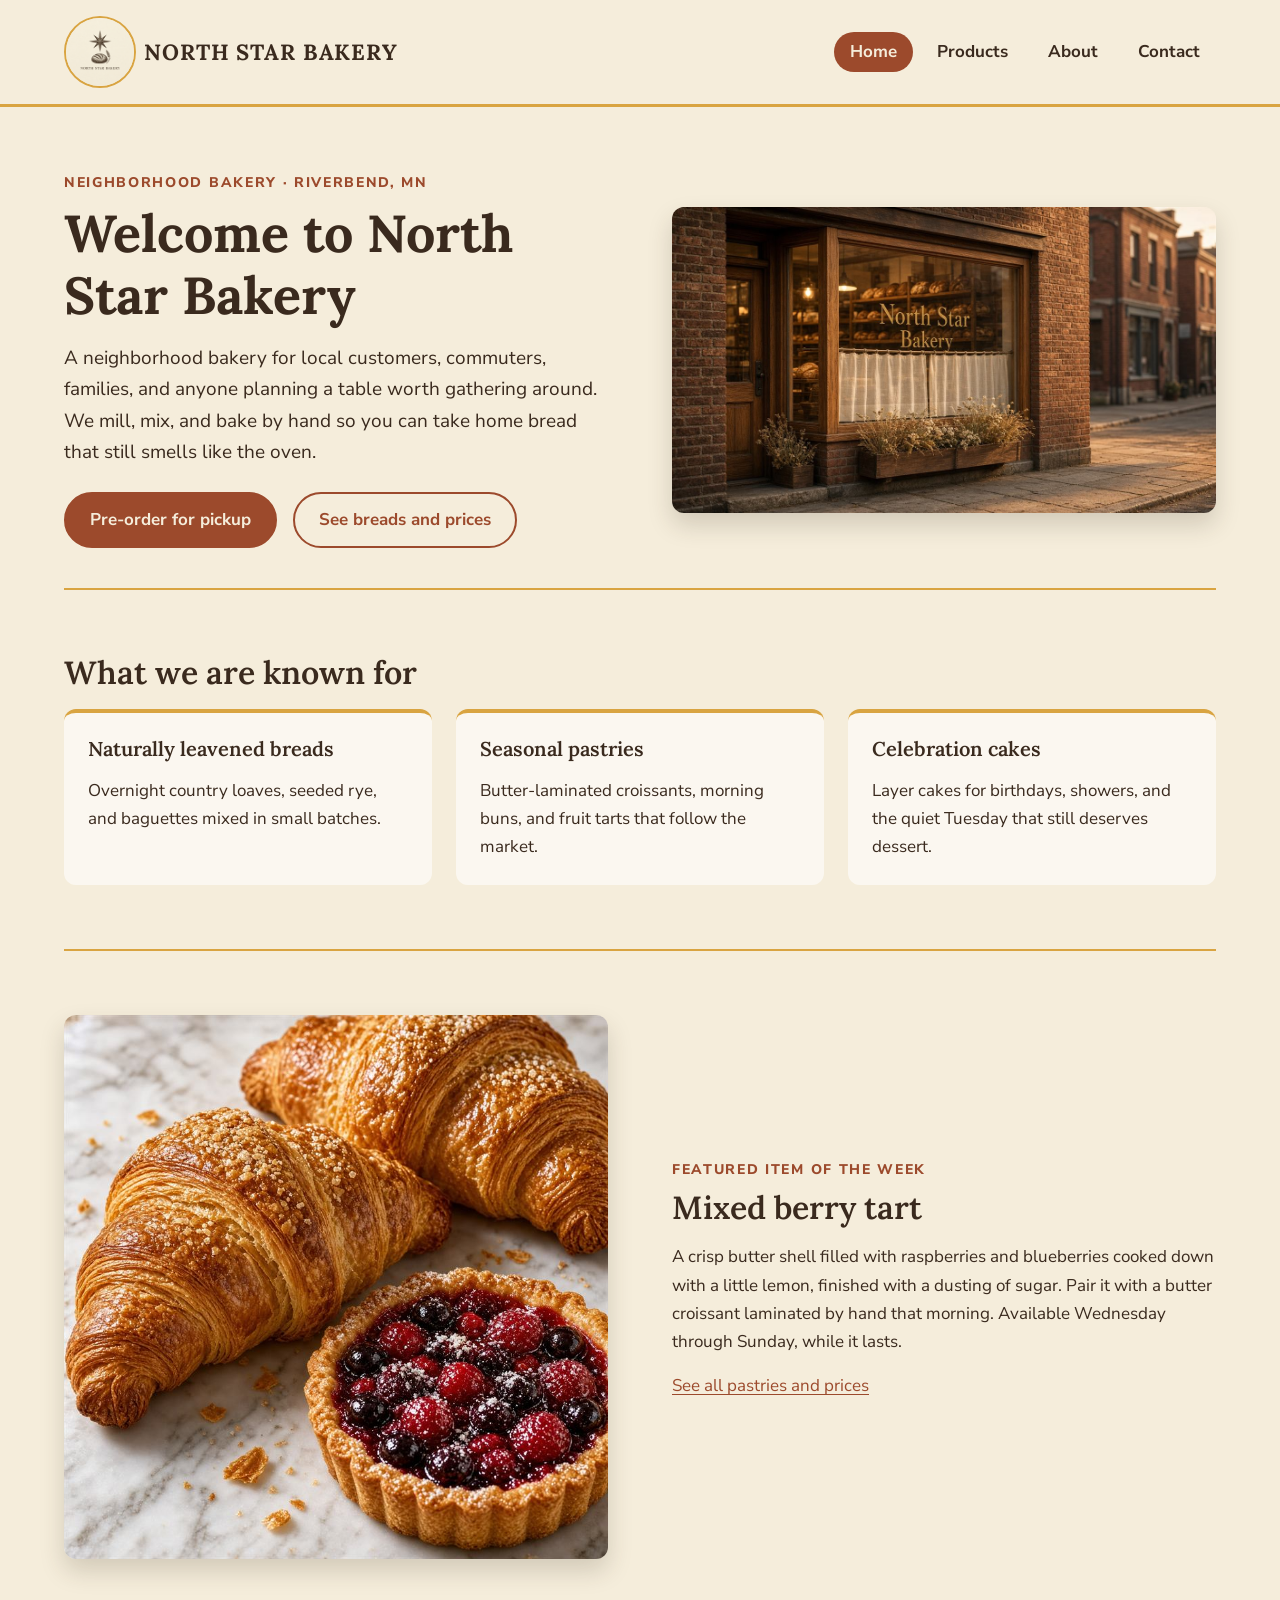
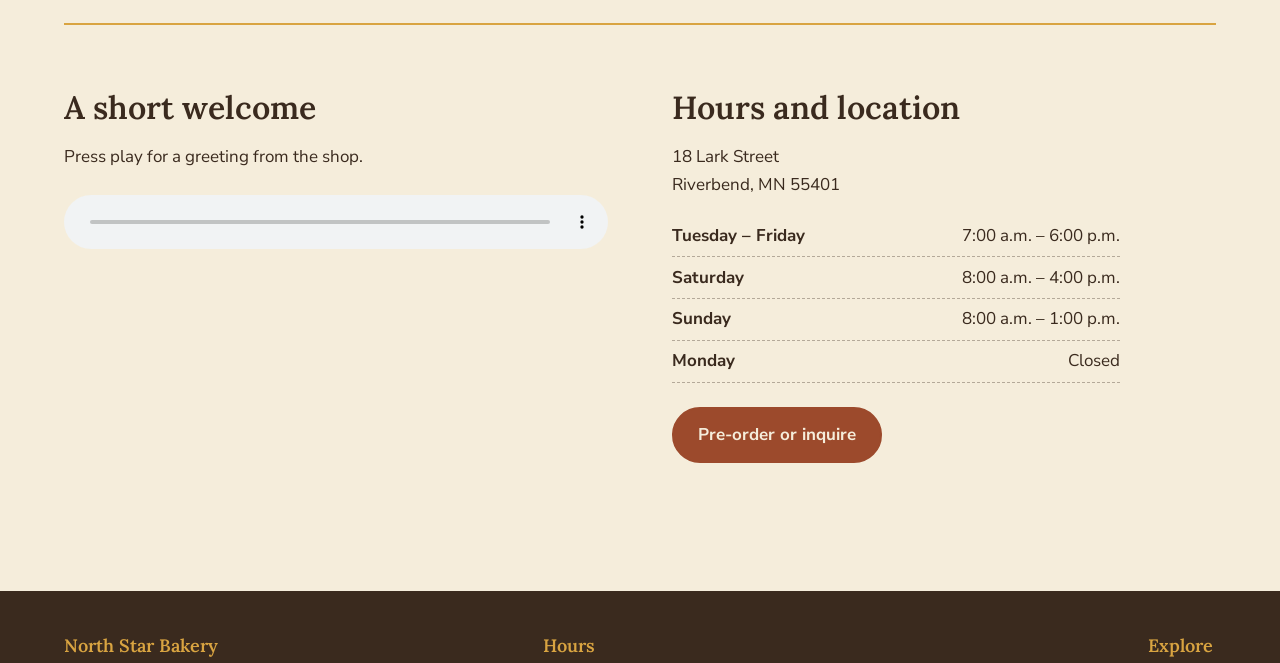
<file: index.html>
<!DOCTYPE html>
<!-- North Star Bakery website | Author: Azamat Soliev -->
<html lang="en">
  <head>
    <meta charset="utf-8">
    <meta name="viewport" content="width=device-width, initial-scale=1">
    <title>Welcome | North Star Bakery</title>
    <meta name="description" content="North Star Bakery is a neighborhood bakery on Lark Street in Riverbend, MN, baking naturally leavened breads, seasonal pastries, and celebration cakes by hand.">
    <meta name="author" content="Azamat Soliev">
    <link rel="icon" type="image/png" href="images/bakery-logo.png">
    <link rel="preconnect" href="https://fonts.googleapis.com">
    <link rel="preconnect" href="https://fonts.gstatic.com" crossorigin>
    <link rel="stylesheet" href="https://fonts.googleapis.com/css2?family=Lora:wght@600;700&family=Nunito+Sans:wght@400;700;800&display=swap">
    <link rel="stylesheet" href="css/styles.css">
  </head>
  <body>
    <a class="skip-link" href="#main-content">Skip to main content</a>
    <header class="site-header">
      <div class="container">
        <a class="brand" href="index.html">
          <img src="images/bakery-logo.png" width="300" height="300" alt="North Star Bakery emblem with a north star above a loaf of bread">
          <span>North Star Bakery</span>
        </a>
        <nav class="site-nav" aria-label="Primary">
          <ul>
            <li><a href="index.html" aria-current="page">Home</a></li>
            <li><a href="products.html">Products</a></li>
            <li><a href="about.html">About</a></li>
            <li><a href="contact.html">Contact</a></li>
          </ul>
        </nav>
      </div>
    </header>

    <main id="main-content" class="container">
      <section class="hero split" aria-labelledby="welcome-heading">
        <div>
          <p class="eyebrow">Neighborhood bakery · Riverbend, MN</p>
          <h1 id="welcome-heading">Welcome to North Star Bakery</h1>
          <p class="lead">A neighborhood bakery for local customers, commuters, families, and anyone planning a table worth gathering around. We mill, mix, and bake by hand so you can take home bread that still smells like the oven.</p>
          <div class="button-row">
            <a class="button" href="contact.html">Pre-order for pickup</a>
            <a class="button button--outline" href="products.html">See breads and prices</a>
          </div>
        </div>
        <img class="photo" src="images/bakery-storefront.jpg" width="1200" height="675" alt="The North Star Bakery storefront on Lark Street at golden hour, with warm light in the windows and bread on the shelves">
      </section>

      <section class="section" aria-labelledby="known-heading">
        <h2 id="known-heading">What we are known for</h2>
        <div class="card-row">
          <div class="card">
            <h3>Naturally leavened breads</h3>
            <p>Overnight country loaves, seeded rye, and baguettes mixed in small batches.</p>
          </div>
          <div class="card">
            <h3>Seasonal pastries</h3>
            <p>Butter-laminated croissants, morning buns, and fruit tarts that follow the market.</p>
          </div>
          <div class="card">
            <h3>Celebration cakes</h3>
            <p>Layer cakes for birthdays, showers, and the quiet Tuesday that still deserves dessert.</p>
          </div>
        </div>
      </section>

      <section class="section split split--reverse" aria-labelledby="featured-heading">
        <div>
          <p class="eyebrow">Featured item of the week</p>
          <h2 id="featured-heading">Mixed berry tart</h2>
          <p>A crisp butter shell filled with raspberries and blueberries cooked down with a little lemon, finished with a dusting of sugar. Pair it with a butter croissant laminated by hand that morning. Available Wednesday through Sunday, while it lasts.</p>
          <p><a href="products.html">See all pastries and prices</a></p>
        </div>
        <picture>
          <source media="(min-width: 800px)" srcset="images/bakery-feature-large.jpg" width="1400" height="788">
          <img class="photo" src="images/bakery-feature-small.jpg" width="800" height="800" loading="lazy" alt="Golden butter croissants and mixed berry tarts from this week's pastry case">
        </picture>
      </section>

      <div class="section split split--top">
        <section aria-labelledby="audio-heading">
          <h2 id="audio-heading">A short welcome</h2>
          <p>Press play for a greeting from the shop.</p>
          <audio controls preload="none">
            <source src="media/bakery-welcome.mp3" type="audio/mpeg">
            Your browser does not support the audio element. Please visit North Star Bakery at 18 Lark Street in Riverbend, or call (555) 014-2218 to hear about today's breads and to place a pre-order.
          </audio>
        </section>
        <section aria-labelledby="hours-heading">
          <h2 id="hours-heading">Hours and location</h2>
          <address>
            18 Lark Street<br>
            Riverbend, MN 55401
          </address>
          <ul class="hours">
            <li><span>Tuesday – Friday</span> <span>7:00 a.m. – 6:00 p.m.</span></li>
            <li><span>Saturday</span> <span>8:00 a.m. – 4:00 p.m.</span></li>
            <li><span>Sunday</span> <span>8:00 a.m. – 1:00 p.m.</span></li>
            <li><span>Monday</span> <span>Closed</span></li>
          </ul>
          <a class="button" href="contact.html">Pre-order or inquire</a>
        </section>
      </div>
    </main>

    <footer class="site-footer">
      <div class="container">
        <div class="footer-columns">
          <div>
            <p class="footer-heading">North Star Bakery</p>
            <address>
              18 Lark Street<br>
              Riverbend, MN 55401<br>
              <a href="tel:+15550142218">(555) 014-2218</a>
            </address>
          </div>
          <div>
            <p class="footer-heading">Hours</p>
            <p>Tuesday – Friday: 7:00 a.m. – 6:00 p.m.<br>
            Saturday: 8:00 a.m. – 4:00 p.m.<br>
            Sunday: 8:00 a.m. – 1:00 p.m.<br>
            Monday: Closed</p>
          </div>
          <nav aria-label="Footer">
            <p class="footer-heading">Explore</p>
            <ul class="footer-links">
              <li><a href="index.html">Home</a></li>
              <li><a href="products.html">Products</a></li>
              <li><a href="about.html">About</a></li>
              <li><a href="contact.html">Contact</a></li>
            </ul>
          </nav>
        </div>
        <p class="copyright">© 2026 North Star Bakery. Baked daily at 18 Lark Street.</p>
      </div>
    </footer>
  </body>
</html>
</file>
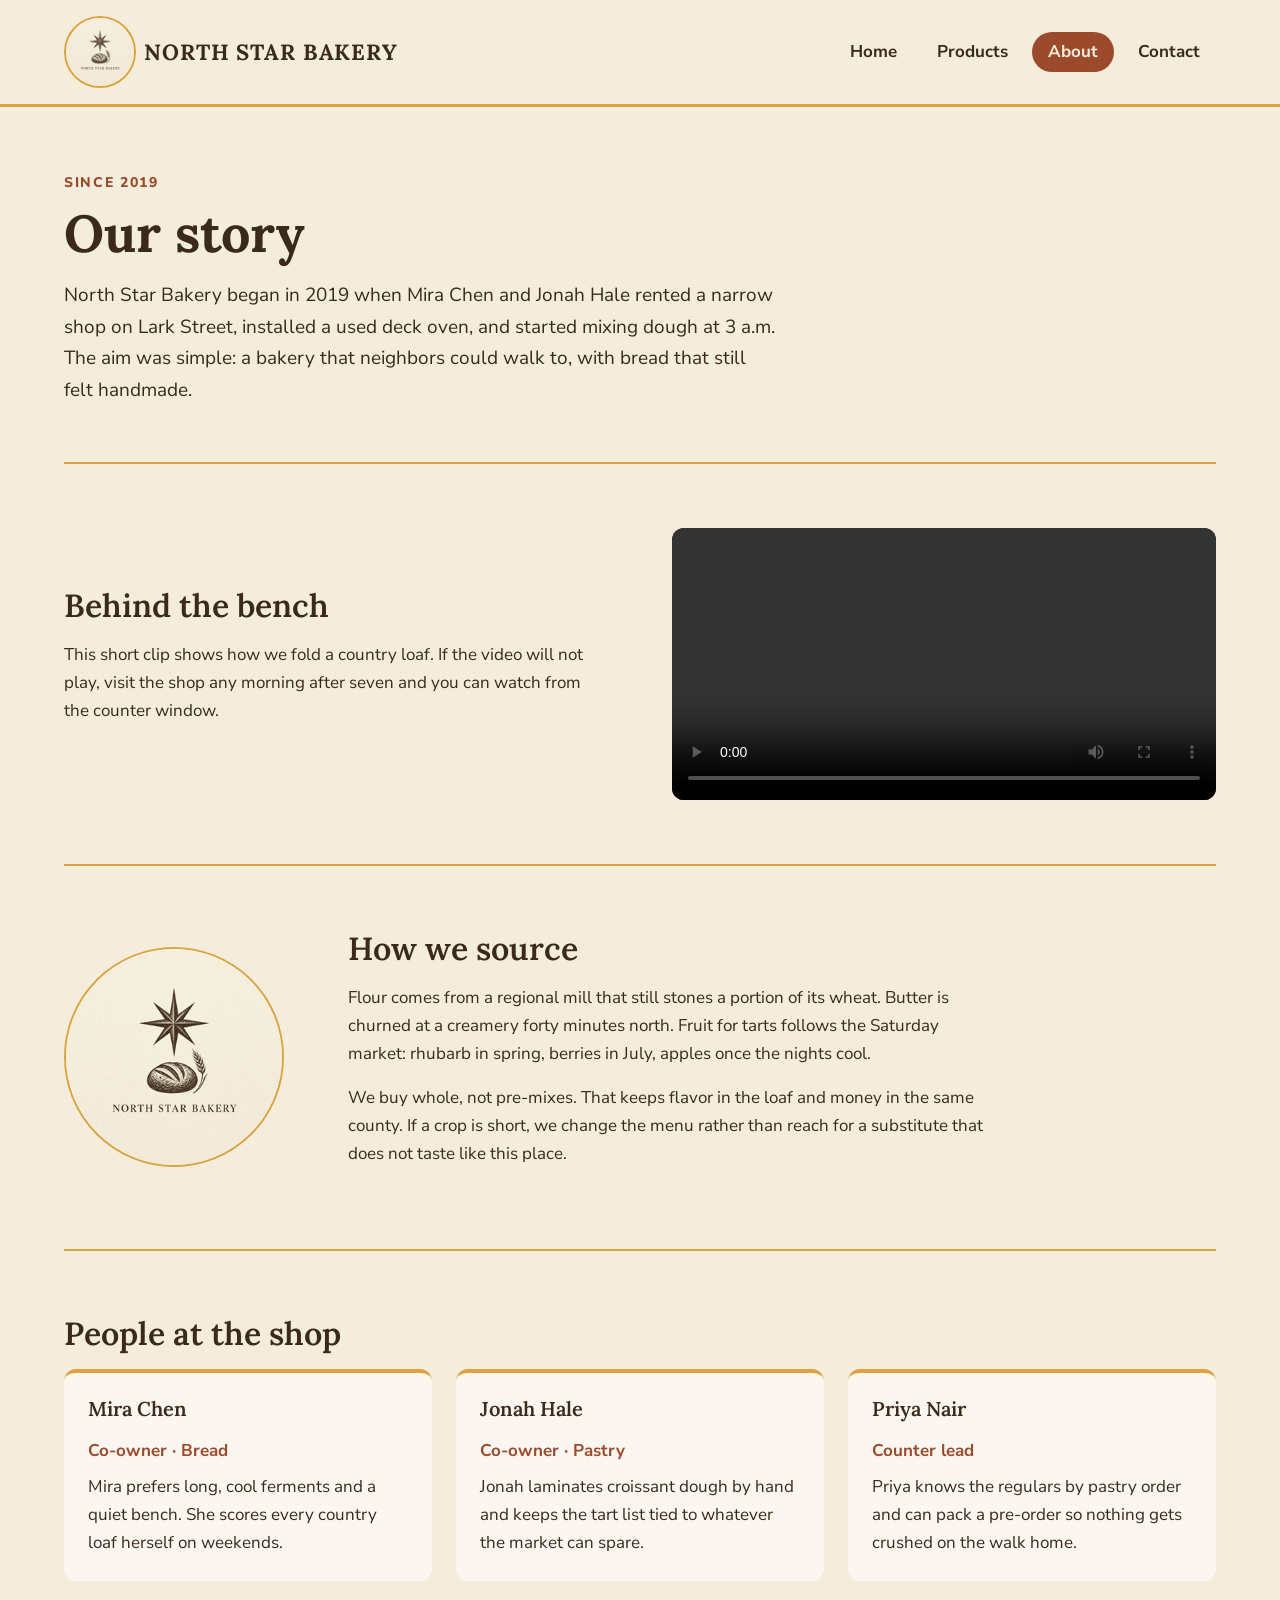
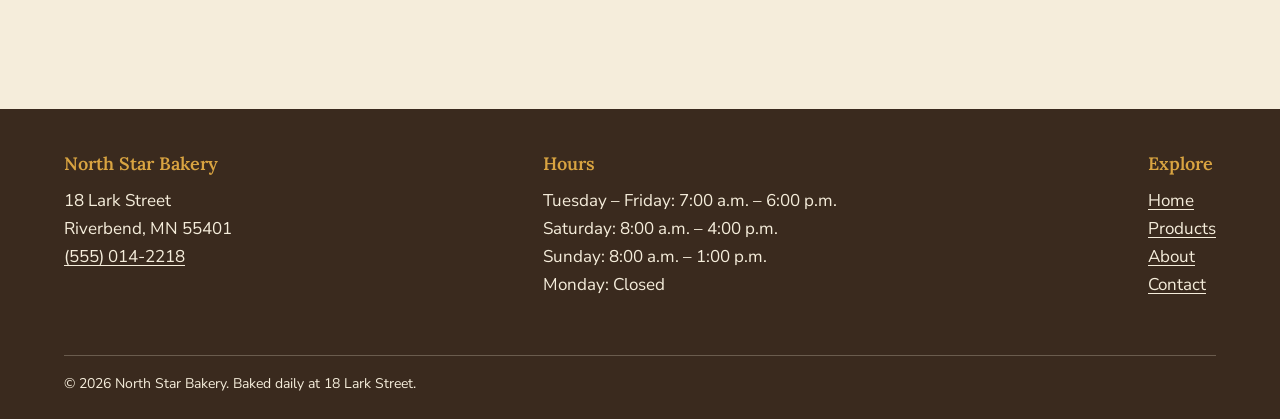
<file: about.html>
<!DOCTYPE html>
<!-- North Star Bakery website | Author: Azamat Soliev -->
<html lang="en">
  <head>
    <meta charset="utf-8">
    <meta name="viewport" content="width=device-width, initial-scale=1">
    <title>About | North Star Bakery</title>
    <meta name="description" content="The story of North Star Bakery, how we source flour, butter, and fruit locally, and the people behind the bench on Lark Street.">
    <meta name="author" content="Azamat Soliev">
    <link rel="icon" type="image/png" href="images/bakery-logo.png">
    <link rel="preconnect" href="https://fonts.googleapis.com">
    <link rel="preconnect" href="https://fonts.gstatic.com" crossorigin>
    <link rel="stylesheet" href="https://fonts.googleapis.com/css2?family=Lora:wght@600;700&family=Nunito+Sans:wght@400;700;800&display=swap">
    <link rel="stylesheet" href="css/styles.css">
  </head>
  <body>
    <a class="skip-link" href="#main-content">Skip to main content</a>
    <header class="site-header">
      <div class="container">
        <a class="brand" href="index.html">
          <img src="images/bakery-logo.png" width="300" height="300" alt="North Star Bakery emblem with a north star above a loaf of bread">
          <span>North Star Bakery</span>
        </a>
        <nav class="site-nav" aria-label="Primary">
          <ul>
            <li><a href="index.html">Home</a></li>
            <li><a href="products.html">Products</a></li>
            <li><a href="about.html" aria-current="page">About</a></li>
            <li><a href="contact.html">Contact</a></li>
          </ul>
        </nav>
      </div>
    </header>

    <main id="main-content" class="container">
      <section class="hero" aria-labelledby="story-heading">
        <p class="eyebrow">Since 2019</p>
        <h1 id="story-heading">Our story</h1>
        <p class="lead">North Star Bakery began in 2019 when Mira Chen and Jonah Hale rented a narrow shop on Lark Street, installed a used deck oven, and started mixing dough at 3 a.m. The aim was simple: a bakery that neighbors could walk to, with bread that still felt handmade.</p>
      </section>

      <section class="section split" aria-labelledby="bench-heading">
        <div>
          <h2 id="bench-heading">Behind the bench</h2>
          <p>This short clip shows how we fold a country loaf. If the video will not play, visit the shop any morning after seven and you can watch from the counter window.</p>
        </div>
        <video controls preload="metadata" width="1280" height="720">
          <source src="media/bakery-behind-scenes.mp4" type="video/mp4">
          Your browser does not support the video element. Please visit North Star Bakery at 18 Lark Street to see bakers folding dough at the bench, or call (555) 014-2218 to arrange a brief behind-the-scenes visit.
        </video>
      </section>

      <section class="section split split--reverse" aria-labelledby="source-heading">
        <div>
          <h2 id="source-heading">How we source</h2>
          <p>Flour comes from a regional mill that still stones a portion of its wheat. Butter is churned at a creamery forty minutes north. Fruit for tarts follows the Saturday market: rhubarb in spring, berries in July, apples once the nights cool.</p>
          <p>We buy whole, not pre-mixes. That keeps flavor in the loaf and money in the same county. If a crop is short, we change the menu rather than reach for a substitute that does not taste like this place.</p>
        </div>
        <img class="logo-mark" src="images/bakery-logo.png" width="300" height="300" loading="lazy" alt="Printed North Star Bakery mark showing a star over a loaf and the bakery name">
      </section>

      <section class="section" aria-labelledby="people-heading">
        <h2 id="people-heading">People at the shop</h2>
        <div class="card-row">
          <div class="card">
            <h3>Mira Chen</h3>
            <p class="role">Co-owner · Bread</p>
            <p>Mira prefers long, cool ferments and a quiet bench. She scores every country loaf herself on weekends.</p>
          </div>
          <div class="card">
            <h3>Jonah Hale</h3>
            <p class="role">Co-owner · Pastry</p>
            <p>Jonah laminates croissant dough by hand and keeps the tart list tied to whatever the market can spare.</p>
          </div>
          <div class="card">
            <h3>Priya Nair</h3>
            <p class="role">Counter lead</p>
            <p>Priya knows the regulars by pastry order and can pack a pre-order so nothing gets crushed on the walk home.</p>
          </div>
        </div>
      </section>
    </main>

    <footer class="site-footer">
      <div class="container">
        <div class="footer-columns">
          <div>
            <p class="footer-heading">North Star Bakery</p>
            <address>
              18 Lark Street<br>
              Riverbend, MN 55401<br>
              <a href="tel:+15550142218">(555) 014-2218</a>
            </address>
          </div>
          <div>
            <p class="footer-heading">Hours</p>
            <p>Tuesday – Friday: 7:00 a.m. – 6:00 p.m.<br>
            Saturday: 8:00 a.m. – 4:00 p.m.<br>
            Sunday: 8:00 a.m. – 1:00 p.m.<br>
            Monday: Closed</p>
          </div>
          <nav aria-label="Footer">
            <p class="footer-heading">Explore</p>
            <ul class="footer-links">
              <li><a href="index.html">Home</a></li>
              <li><a href="products.html">Products</a></li>
              <li><a href="about.html">About</a></li>
              <li><a href="contact.html">Contact</a></li>
            </ul>
          </nav>
        </div>
        <p class="copyright">© 2026 North Star Bakery. Baked daily at 18 Lark Street.</p>
      </div>
    </footer>
  </body>
</html>
</file>
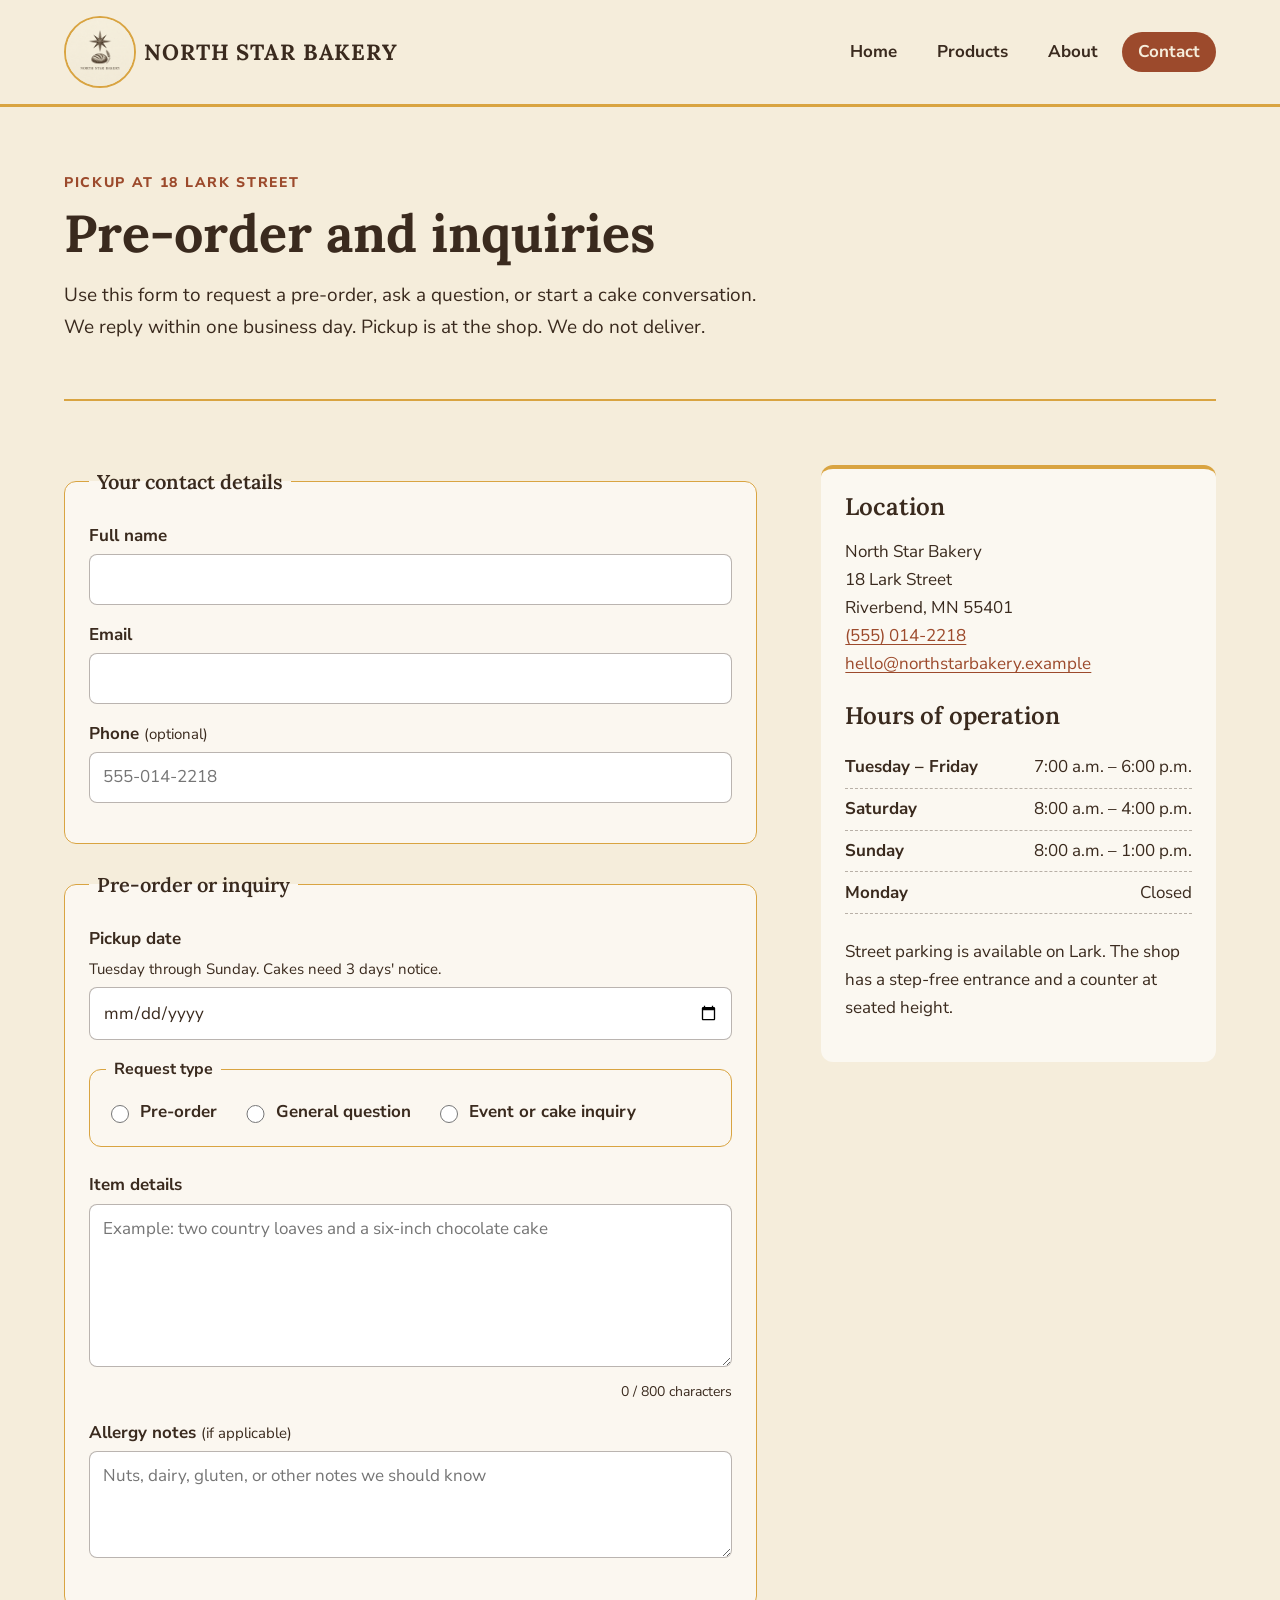
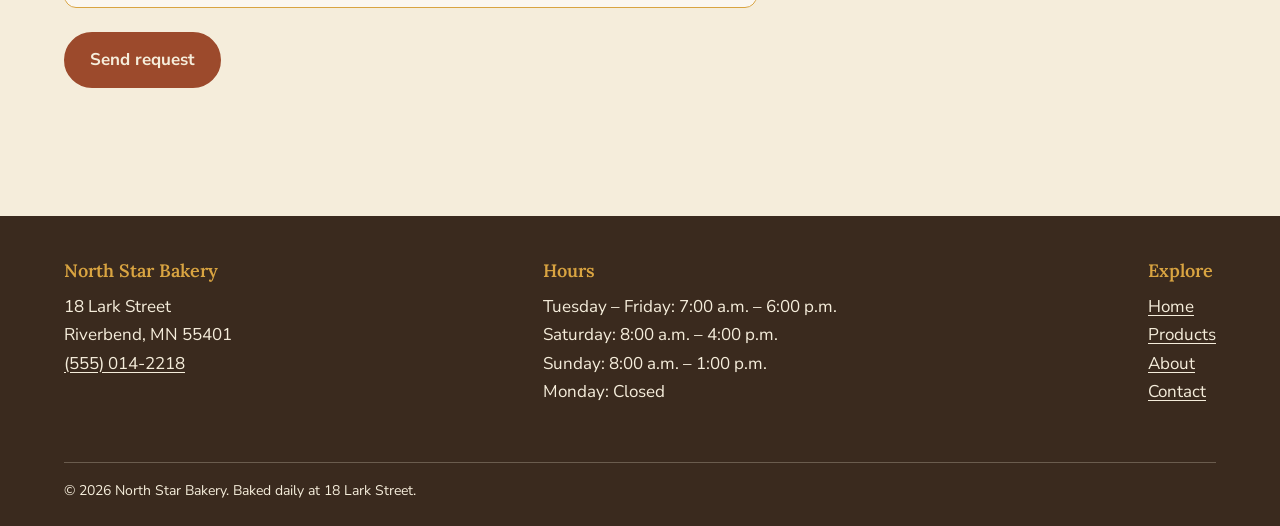
<file: contact.html>
<!DOCTYPE html>
<!-- North Star Bakery website | Author: Azamat Soliev -->
<html lang="en">
  <head>
    <meta charset="utf-8">
    <meta name="viewport" content="width=device-width, initial-scale=1">
    <title>Contact | North Star Bakery</title>
    <meta name="description" content="Request a pre-order, ask a question, or start a cake inquiry with North Star Bakery. Location, hours, and pickup details for 18 Lark Street, Riverbend, MN.">
    <meta name="author" content="Azamat Soliev">
    <link rel="icon" type="image/png" href="images/bakery-logo.png">
    <link rel="preconnect" href="https://fonts.googleapis.com">
    <link rel="preconnect" href="https://fonts.gstatic.com" crossorigin>
    <link rel="stylesheet" href="https://fonts.googleapis.com/css2?family=Lora:wght@600;700&family=Nunito+Sans:wght@400;700;800&display=swap">
    <link rel="stylesheet" href="css/styles.css">
    <script src="js/menu-data.js" defer></script>
    <script src="js/preorder-list.js" defer></script>
    <script src="js/contact-form.js" defer></script>
  </head>
  <body>
    <a class="skip-link" href="#main-content">Skip to main content</a>
    <header class="site-header">
      <div class="container">
        <a class="brand" href="index.html">
          <img src="images/bakery-logo.png" width="300" height="300" alt="North Star Bakery emblem with a north star above a loaf of bread">
          <span>North Star Bakery</span>
        </a>
        <nav class="site-nav" aria-label="Primary">
          <ul>
            <li><a href="index.html">Home</a></li>
            <li><a href="products.html">Products</a></li>
            <li><a href="about.html">About</a></li>
            <li><a href="contact.html" aria-current="page">Contact</a></li>
          </ul>
        </nav>
      </div>
    </header>

    <main id="main-content" class="container">
      <div class="hero">
        <p class="eyebrow">Pickup at 18 Lark Street</p>
        <h1>Pre-order and inquiries</h1>
        <p class="lead">Use this form to request a pre-order, ask a question, or start a cake conversation. We reply within one business day. Pickup is at the shop. We do not deliver.</p>
      </div>

      <div class="section split split--top contact-layout">
        <form class="order-form" id="preorder-form" action="#" method="post">
          <fieldset>
            <legend>Your contact details</legend>
            <div class="field">
              <label for="full-name">Full name</label>
              <input type="text" id="full-name" name="full-name" autocomplete="name" required minlength="2" maxlength="60" pattern="\p{L}[\p{L}' .\-]{1,59}" title="Please enter a name using letters, spaces, apostrophes, periods, or hyphens." aria-describedby="full-name-error">
              <p class="field-error" id="full-name-error"></p>
            </div>
            <div class="field">
              <label for="email">Email</label>
              <input type="email" id="email" name="email" autocomplete="email" required aria-describedby="email-error">
              <p class="field-error" id="email-error"></p>
            </div>
            <div class="field">
              <label for="phone">Phone <span class="hint">(optional)</span></label>
              <input type="tel" id="phone" name="phone" autocomplete="tel" pattern="[0-9]{3}-[0-9]{3}-[0-9]{4}" placeholder="555-014-2218" title="Use the format 555-014-2218." aria-describedby="phone-error">
              <p class="field-error" id="phone-error"></p>
            </div>
          </fieldset>

          <fieldset>
            <legend>Pre-order or inquiry</legend>
            <div class="field">
              <label for="pickup-date">Pickup date</label>
              <p class="field-hint" id="pickup-date-hint">Tuesday through Sunday. Cakes need 3 days' notice.</p>
              <input type="date" id="pickup-date" name="pickup-date" required aria-describedby="pickup-date-hint pickup-date-error">
              <p class="field-error" id="pickup-date-error"></p>
            </div>
            <fieldset class="field" aria-describedby="request-type-error">
              <legend>Request type</legend>
              <div class="radio-group">
                <label><input type="radio" name="request-type" value="pre-order" required> Pre-order</label>
                <label><input type="radio" name="request-type" value="general"> General question</label>
                <label><input type="radio" name="request-type" value="event"> Event or cake inquiry</label>
              </div>
              <p class="field-error" id="request-type-error"></p>
            </fieldset>
            <p class="saved-list-note" id="saved-list-note" hidden>We added the pre-order list you saved on the <a href="products.html#menu">Products page</a>. You can edit it below before sending.</p>
            <div class="field">
              <label for="item-details">Item details</label>
              <textarea id="item-details" name="item-details" required minlength="8" rows="5" placeholder="Example: two country loaves and a six-inch chocolate cake" aria-describedby="item-details-count item-details-error"></textarea>
              <p class="char-count" id="item-details-count">0 / 800 characters</p>
              <p class="field-error" id="item-details-error"></p>
            </div>
            <div class="field">
              <label for="allergy-notes">Allergy notes <span class="hint">(if applicable)</span></label>
              <textarea id="allergy-notes" name="allergy-notes" rows="3" placeholder="Nuts, dairy, gluten, or other notes we should know" aria-describedby="allergy-notes-error"></textarea>
              <p class="field-error" id="allergy-notes-error"></p>
            </div>
          </fieldset>

          <button type="submit">Send request</button>
          <p id="form-status" class="form-status" role="status" tabindex="-1" hidden></p>
        </form>

        <section class="info-panel" aria-labelledby="location-heading">
          <h2 id="location-heading">Location</h2>
          <address>
            North Star Bakery<br>
            18 Lark Street<br>
            Riverbend, MN 55401<br>
            <a href="tel:+15550142218">(555) 014-2218</a><br>
            <a href="mailto:hello@northstarbakery.example">hello@northstarbakery.example</a>
          </address>
          <h2>Hours of operation</h2>
          <ul class="hours">
            <li><span>Tuesday – Friday</span> <span>7:00 a.m. – 6:00 p.m.</span></li>
            <li><span>Saturday</span> <span>8:00 a.m. – 4:00 p.m.</span></li>
            <li><span>Sunday</span> <span>8:00 a.m. – 1:00 p.m.</span></li>
            <li><span>Monday</span> <span>Closed</span></li>
          </ul>
          <p>Street parking is available on Lark. The shop has a step-free entrance and a counter at seated height.</p>
        </section>
      </div>
    </main>

    <footer class="site-footer">
      <div class="container">
        <div class="footer-columns">
          <div>
            <p class="footer-heading">North Star Bakery</p>
            <address>
              18 Lark Street<br>
              Riverbend, MN 55401<br>
              <a href="tel:+15550142218">(555) 014-2218</a>
            </address>
          </div>
          <div>
            <p class="footer-heading">Hours</p>
            <p>Tuesday – Friday: 7:00 a.m. – 6:00 p.m.<br>
            Saturday: 8:00 a.m. – 4:00 p.m.<br>
            Sunday: 8:00 a.m. – 1:00 p.m.<br>
            Monday: Closed</p>
          </div>
          <nav aria-label="Footer">
            <p class="footer-heading">Explore</p>
            <ul class="footer-links">
              <li><a href="index.html">Home</a></li>
              <li><a href="products.html">Products</a></li>
              <li><a href="about.html">About</a></li>
              <li><a href="contact.html">Contact</a></li>
            </ul>
          </nav>
        </div>
        <p class="copyright">© 2026 North Star Bakery. Baked daily at 18 Lark Street.</p>
      </div>
    </footer>
  </body>
</html>
</file>
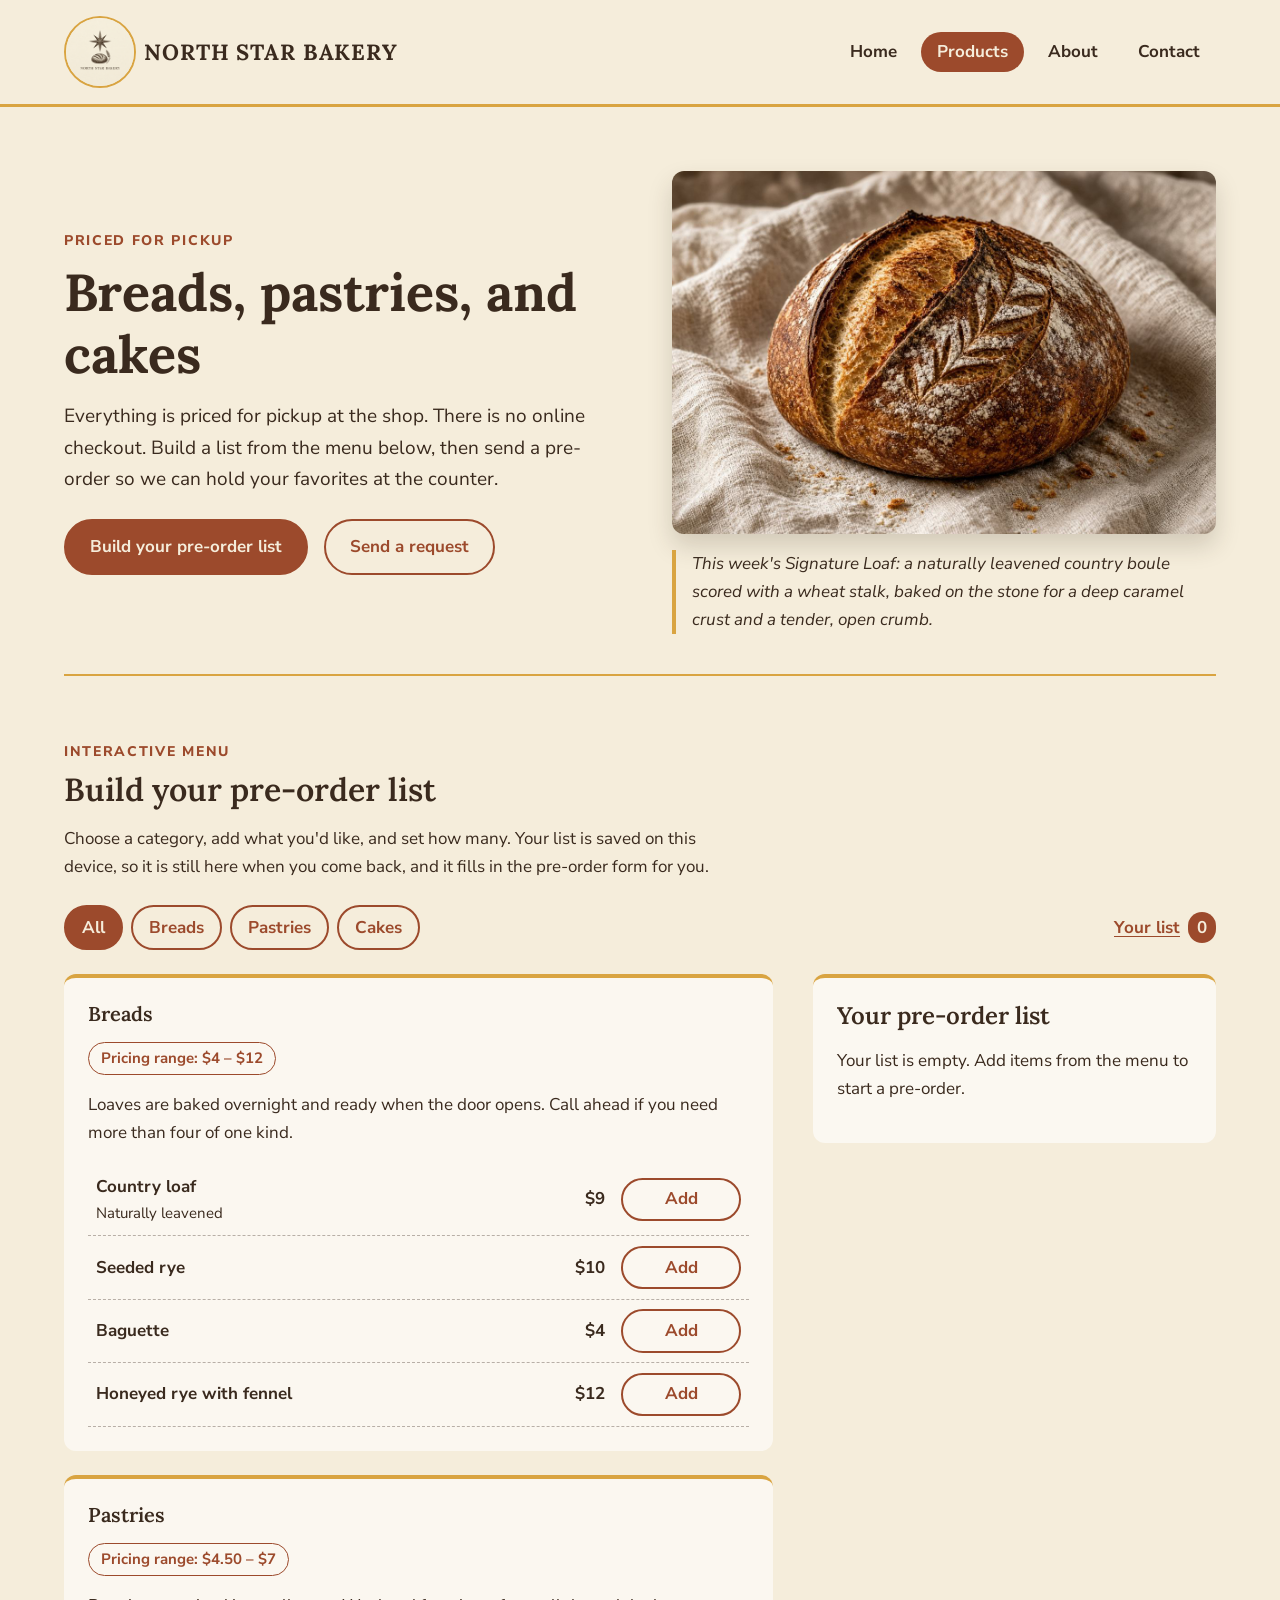
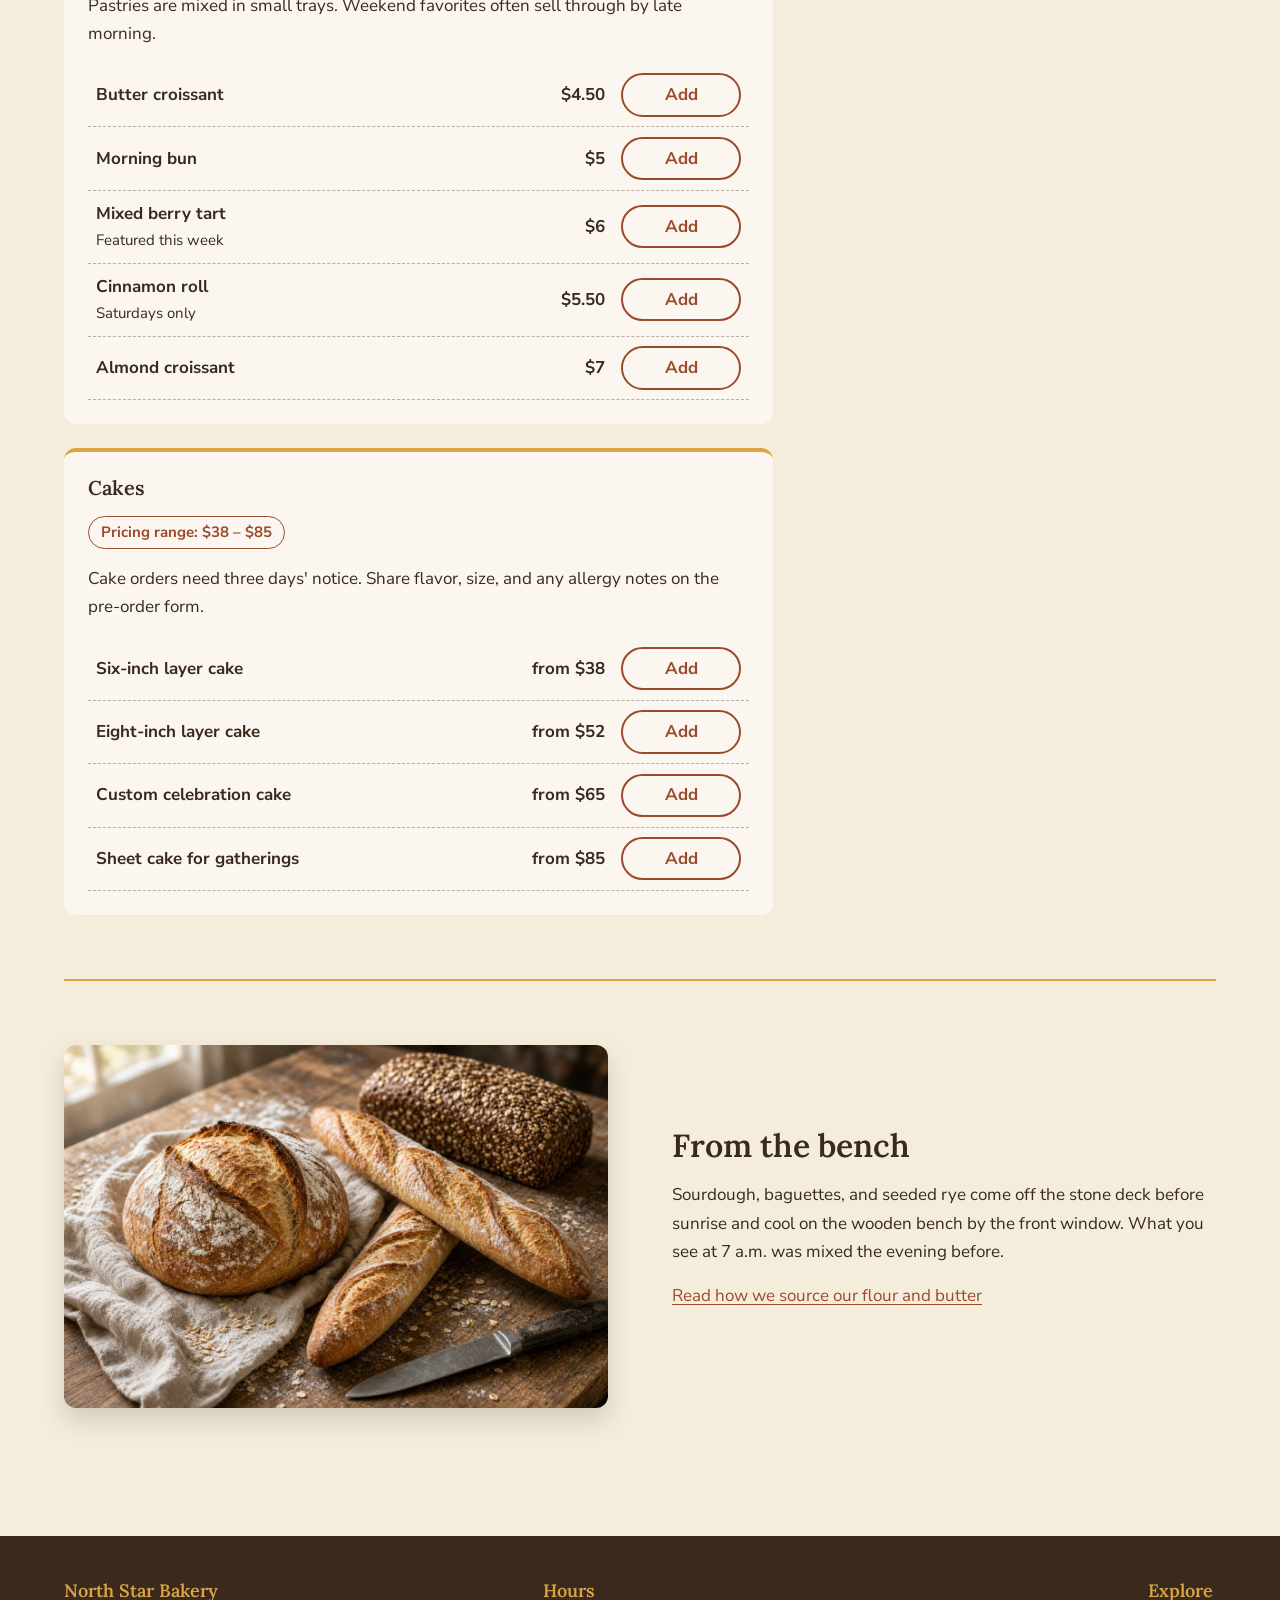
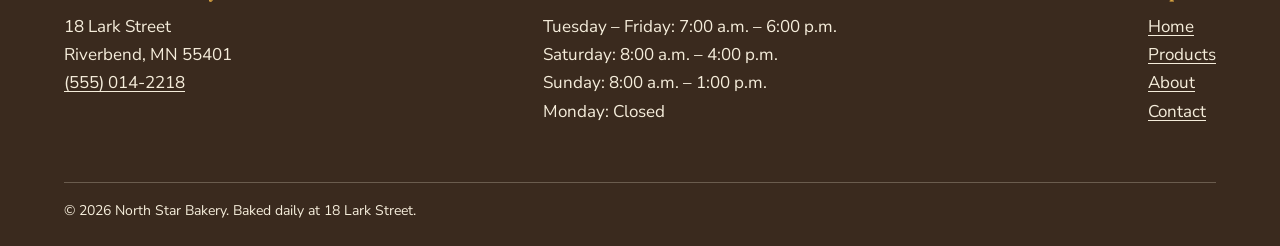
<file: products.html>
<!DOCTYPE html>
<!-- North Star Bakery website | Author: Azamat Soliev -->
<html lang="en">
  <head>
    <meta charset="utf-8">
    <meta name="viewport" content="width=device-width, initial-scale=1">
    <title>Products | North Star Bakery</title>
    <meta name="description" content="Breads, pastries, and celebration cakes from North Star Bakery, with pricing for in-store pickup. Send a pre-order request to hold your favorites.">
    <meta name="author" content="Azamat Soliev">
    <link rel="icon" type="image/png" href="images/bakery-logo.png">
    <link rel="preconnect" href="https://fonts.googleapis.com">
    <link rel="preconnect" href="https://fonts.gstatic.com" crossorigin>
    <link rel="stylesheet" href="https://fonts.googleapis.com/css2?family=Lora:wght@600;700&family=Nunito+Sans:wght@400;700;800&display=swap">
    <link rel="stylesheet" href="css/styles.css">
    <script src="js/menu-data.js" defer></script>
    <script src="js/preorder-list.js" defer></script>
    <script src="js/products.js" defer></script>
  </head>
  <body>
    <a class="skip-link" href="#main-content">Skip to main content</a>
    <header class="site-header">
      <div class="container">
        <a class="brand" href="index.html">
          <img src="images/bakery-logo.png" width="300" height="300" alt="North Star Bakery emblem with a north star above a loaf of bread">
          <span>North Star Bakery</span>
        </a>
        <nav class="site-nav" aria-label="Primary">
          <ul>
            <li><a href="index.html">Home</a></li>
            <li><a href="products.html" aria-current="page">Products</a></li>
            <li><a href="about.html">About</a></li>
            <li><a href="contact.html">Contact</a></li>
          </ul>
        </nav>
      </div>
    </header>

    <main id="main-content" class="container">
      <section class="hero split" aria-labelledby="products-heading">
        <div>
          <p class="eyebrow">Priced for pickup</p>
          <h1 id="products-heading">Breads, pastries, and cakes</h1>
          <p class="lead">Everything is priced for pickup at the shop. There is no online checkout. Build a list from the menu below, then send a pre-order so we can hold your favorites at the counter.</p>
          <div class="button-row">
            <a class="button" href="#menu">Build your pre-order list</a>
            <a class="button button--outline" href="contact.html">Send a request</a>
          </div>
        </div>
        <figure>
          <img class="photo" src="images/bakery-signature-loaf.jpg" width="1200" height="800" alt="The bakery's signature country loaf with a deep caramel crust and a wheat-stalk score">
          <figcaption>This week's Signature Loaf: a naturally leavened country boule scored with a wheat stalk, baked on the stone for a deep caramel crust and a tender, open crumb.</figcaption>
        </figure>
      </section>

      <section class="section" id="menu" aria-labelledby="menu-heading">
        <p class="eyebrow">Interactive menu</p>
        <h2 id="menu-heading">Build your pre-order list</h2>
        <p>Choose a category, add what you'd like, and set how many. Your list is saved on this device, so it is still here when you come back, and it fills in the pre-order form for you.</p>

        <div class="menu-toolbar">
          <div class="filter-group" id="menu-filters" role="group" aria-label="Show menu category"></div>
          <a class="list-link" href="#preorder-list">Your list <span class="list-count" id="list-count">0</span></a>
        </div>
        <p class="visually-hidden" id="menu-announcer" aria-live="polite"></p>

        <div class="menu-layout">
          <div class="menu-categories" id="menu-categories">
            <noscript>
              <p class="card">The interactive menu needs JavaScript. Call <a href="tel:+15550142218">(555) 014-2218</a> for today's breads, pastries, and cake prices, or send a request on the <a href="contact.html">pre-order form</a>.</p>
            </noscript>
          </div>

          <aside class="preorder-panel" id="preorder-list" aria-labelledby="preorder-heading">
            <h3 id="preorder-heading" tabindex="-1">Your pre-order list</h3>
            <p class="restore-note" id="restore-note" hidden></p>
            <p class="preorder-empty" id="preorder-empty">Your list is empty. Add items from the menu to start a pre-order.</p>
            <ul class="preorder-items" id="preorder-items"></ul>
            <p class="preorder-total" id="preorder-total" hidden></p>
            <div class="preorder-actions" id="preorder-actions" hidden>
              <p class="hint">Up to 4 of each item. Final prices are confirmed at pickup.</p>
              <div class="button-row">
                <a class="button" href="contact.html#preorder-form">Use this list on the pre-order form</a>
                <button type="button" class="button button--outline" id="preorder-clear">Clear list</button>
              </div>
            </div>
          </aside>
        </div>
      </section>

      <section class="section split split--reverse" aria-labelledby="bench-heading">
        <div>
          <h2 id="bench-heading">From the bench</h2>
          <p>Sourdough, baguettes, and seeded rye come off the stone deck before sunrise and cool on the wooden bench by the front window. What you see at 7 a.m. was mixed the evening before.</p>
          <p><a href="about.html">Read how we source our flour and butter</a></p>
        </div>
        <img class="photo" src="images/bakery-bread.jpg" width="1200" height="800" loading="lazy" alt="Artisan sourdough, baguettes, and seeded rye cooling on a wooden baker's table">
      </section>
    </main>

    <footer class="site-footer">
      <div class="container">
        <div class="footer-columns">
          <div>
            <p class="footer-heading">North Star Bakery</p>
            <address>
              18 Lark Street<br>
              Riverbend, MN 55401<br>
              <a href="tel:+15550142218">(555) 014-2218</a>
            </address>
          </div>
          <div>
            <p class="footer-heading">Hours</p>
            <p>Tuesday – Friday: 7:00 a.m. – 6:00 p.m.<br>
            Saturday: 8:00 a.m. – 4:00 p.m.<br>
            Sunday: 8:00 a.m. – 1:00 p.m.<br>
            Monday: Closed</p>
          </div>
          <nav aria-label="Footer">
            <p class="footer-heading">Explore</p>
            <ul class="footer-links">
              <li><a href="index.html">Home</a></li>
              <li><a href="products.html">Products</a></li>
              <li><a href="about.html">About</a></li>
              <li><a href="contact.html">Contact</a></li>
            </ul>
          </nav>
        </div>
        <p class="copyright">© 2026 North Star Bakery. Baked daily at 18 Lark Street.</p>
      </div>
    </footer>
  </body>
</html>
</file>
<file: css/styles.css>
/* ==========================================================================
   North Star Bakery: main stylesheet
   Author: Azamat Soliev
   Mobile-first: base styles target small screens, and the media queries at
   the end of the file adjust the layout for tablets and desktops.
   ========================================================================== */

/* 1. Global box sizing
   -------------------------------------------------------------------------- */
*,
*::before,
*::after {
  box-sizing: border-box;
}

/* 2. Design tokens
   Four brand colors, taken from the logo and storefront photo, plus white as
   a neutral surface. Two font families: Lora for headings and Nunito Sans
   for body text.
   -------------------------------------------------------------------------- */
:root {
  --color-cream: #f5eddb;   /* page background, same as the logo background */
  --color-ink: #3a2a1e;     /* body text and footer background */
  --color-brick: #9c4a2c;   /* links, buttons, active states */
  --color-wheat: #d9a441;   /* decorative borders, text on dark footer */
  --color-surface: rgba(255, 255, 255, 0.6);
  --color-line: rgba(58, 42, 30, 0.35);

  --font-heading: "Lora", Georgia, "Times New Roman", serif;
  --font-body: "Nunito Sans", "Segoe UI", Arial, sans-serif;

  --space-xs: 0.5rem;
  --space-sm: 1rem;
  --space-md: 1.5rem;
  --space-lg: 2.5rem;
  --space-xl: 4rem;

  --radius: 0.75rem;
  --max-width: 72rem;
}

/* 3. Base elements
   -------------------------------------------------------------------------- */
html {
  scroll-behavior: smooth;
}

body {
  margin: 0;
  background-color: var(--color-cream);
  color: var(--color-ink);
  font-family: var(--font-body);
  font-size: 1.0625rem;
  line-height: 1.65;
}

h1,
h2,
h3 {
  font-family: var(--font-heading);
  line-height: 1.2;
  margin: 0 0 var(--space-sm);
}

h1 {
  font-size: 2.25rem;
  font-weight: 700;
}

h2 {
  font-size: 1.75rem;
  font-weight: 600;
}

h3 {
  font-size: 1.25rem;
  font-weight: 600;
}

p {
  margin: 0 0 var(--space-sm);
  max-width: 65ch;
}

img,
video {
  display: block;
  max-width: 100%;
  height: auto;
}

a {
  color: var(--color-brick);
  text-underline-offset: 0.2em;
}

a:hover {
  color: var(--color-ink);
}

:focus-visible {
  outline: 3px solid var(--color-brick);
  outline-offset: 3px;
}

address {
  margin-bottom: var(--space-sm);
  font-style: normal;
}

/* 4. Layout helpers
   -------------------------------------------------------------------------- */
.container {
  width: min(100% - 2rem, var(--max-width));
  margin-inline: auto;
}

/* Hidden until a keyboard user tabs to it. */
.skip-link {
  position: absolute;
  top: -100%;
  left: var(--space-sm);
  z-index: 10;
  padding: var(--space-xs) var(--space-sm);
  background-color: var(--color-ink);
  color: var(--color-cream);
  border-radius: 0 0 var(--radius) var(--radius);
}

.skip-link:focus {
  top: 0;
}

/* Read by screen readers but not shown on screen (used for live updates). */
.visually-hidden {
  position: absolute;
  width: 1px;
  height: 1px;
  margin: -1px;
  padding: 0;
  overflow: hidden;
  clip: rect(0 0 0 0);
  white-space: nowrap;
  border: 0;
}

/* 5. Header and navigation
   -------------------------------------------------------------------------- */
.site-header {
  border-bottom: 3px solid var(--color-wheat);
}

.site-header .container {
  display: flex;
  flex-direction: column;
  align-items: center;
  gap: var(--space-sm);
  padding-block: var(--space-sm);
}

.brand {
  display: flex;
  align-items: center;
  gap: var(--space-xs);
  color: var(--color-ink);
  text-decoration: none;
}

/* The logo is cropped to a round badge so its square background edge never shows. */
.brand img,
.logo-mark {
  border: 2px solid var(--color-wheat);
  border-radius: 50%;
}

.brand img {
  width: 64px;
  height: 64px;
}

.brand span {
  font-family: var(--font-heading);
  font-size: 1.375rem;
  font-weight: 700;
  letter-spacing: 0.04em;
  text-transform: uppercase;
}

.site-nav ul {
  display: flex;
  flex-wrap: wrap;
  justify-content: center;
  gap: 0.25rem;
  margin: 0;
  padding: 0;
  list-style: none;
}

.site-nav a {
  display: block;
  padding: 0.4rem 0.75rem;
  border-radius: 999px;
  color: var(--color-ink);
  font-weight: 700;
  text-decoration: none;
}

.site-nav a:hover {
  background-color: var(--color-surface);
  color: var(--color-brick);
}

.site-nav a[aria-current="page"] {
  background-color: var(--color-brick);
  color: var(--color-cream);
}

/* 6. Buttons
   -------------------------------------------------------------------------- */
.button,
button {
  display: inline-block;
  padding: 0.75rem 1.5rem;
  border: 2px solid var(--color-brick);
  border-radius: 999px;
  background-color: var(--color-brick);
  color: var(--color-cream);
  font: inherit;
  font-weight: 700;
  text-decoration: none;
  cursor: pointer;
}

.button:hover,
button:hover {
  border-color: var(--color-ink);
  background-color: var(--color-ink);
  color: var(--color-cream);
}

.button--outline {
  background-color: transparent;
  color: var(--color-brick);
}

.button-row {
  display: flex;
  flex-wrap: wrap;
  gap: var(--space-sm);
  margin-top: var(--space-md);
}

/* 7. Page sections
   -------------------------------------------------------------------------- */
main {
  padding-block: var(--space-lg);
}

.section {
  padding-block: var(--space-lg);
  border-top: 2px solid var(--color-wheat);
}

/* Opening block of each page, above the first divider. */
.hero {
  padding-bottom: var(--space-lg);
}

.lead {
  font-size: 1.1875rem;
}

/* Small label above a heading, e.g. "Featured item of the week". */
.eyebrow {
  margin-bottom: var(--space-xs);
  color: var(--color-brick);
  font-size: 0.875rem;
  font-weight: 800;
  letter-spacing: 0.12em;
  text-transform: uppercase;
}

/* Two-part rows: text beside media. Stacked on mobile. */
.split {
  display: flex;
  flex-direction: column;
  gap: var(--space-md);
}

/* Rows of cards. Stacked on mobile. */
.card-row {
  display: flex;
  flex-direction: column;
  gap: var(--space-md);
}

.card {
  padding: var(--space-md);
  border-top: 4px solid var(--color-wheat);
  border-radius: var(--radius);
  background-color: var(--color-surface);
}

.card h2 {
  font-size: 1.5rem;
}

.card p:last-child {
  margin-bottom: 0;
}

/* 8. Images and media
   -------------------------------------------------------------------------- */
.rounded {
  border-radius: var(--radius);
}

.photo {
  width: 100%;
  border-radius: var(--radius);
  box-shadow: 0 0.75rem 1.5rem rgba(58, 42, 30, 0.18);
}

figure {
  margin: 0;
}

figcaption {
  margin-top: var(--space-sm);
  padding-left: var(--space-sm);
  border-left: 4px solid var(--color-wheat);
  font-style: italic;
}

audio {
  width: 100%;
  margin-top: var(--space-xs);
}

video {
  width: 100%;
  border-radius: var(--radius);
  background-color: var(--color-ink);
}

/* 9. Hours list (home and contact pages)
   -------------------------------------------------------------------------- */
.hours {
  margin: 0 0 var(--space-md);
  padding: 0;
  list-style: none;
  max-width: 28rem;
}

.hours li {
  display: flex;
  justify-content: space-between;
  gap: var(--space-sm);
  padding-block: 0.4rem;
  border-bottom: 1px dashed var(--color-line);
}

.hours li span:first-child {
  font-weight: 700;
}

/* 10. Products page
   -------------------------------------------------------------------------- */
.price-range {
  display: inline-block;
  margin-bottom: var(--space-sm);
  padding: 0.2rem 0.75rem;
  border: 1px solid var(--color-brick);
  border-radius: 999px;
  color: var(--color-brick);
  font-size: 0.9375rem;
  font-weight: 700;
}

/* Menu beside the list panel: stacked on phones, side by side on desktops. */
.menu-layout {
  display: flex;
  flex-direction: column;
  gap: var(--space-md);
}

/* Interactive menu: filter buttons and the "Your list" link. */
.menu-toolbar {
  display: flex;
  flex-wrap: wrap;
  align-items: center;
  justify-content: space-between;
  gap: var(--space-sm);
  margin-block: var(--space-md);
}

.filter-group {
  display: flex;
  flex-wrap: wrap;
  gap: var(--space-xs);
}

.filter-button,
.add-button,
.qty-button {
  border: 2px solid var(--color-brick);
  border-radius: 999px;
  background-color: transparent;
  color: var(--color-brick);
  font: inherit;
  font-weight: 700;
  cursor: pointer;
}

.filter-button {
  padding: 0.4rem 1rem;
}

.filter-button[aria-pressed="true"] {
  background-color: var(--color-brick);
  color: var(--color-cream);
}

.filter-button:hover,
.add-button:hover,
.qty-button:hover {
  border-color: var(--color-ink);
  background-color: var(--color-ink);
  color: var(--color-cream);
}

.list-link {
  display: inline-flex;
  align-items: center;
  gap: var(--space-xs);
  font-weight: 700;
}

.list-count {
  min-width: 1.75rem;
  padding: 0.1rem 0.5rem;
  border-radius: 999px;
  background-color: var(--color-brick);
  color: var(--color-cream);
  text-align: center;
}

/* Menu cards are stacked, so they must not take the row sizing of .card. */
.menu-categories {
  display: flex;
  flex-direction: column;
  gap: var(--space-md);
}

.menu-categories .card {
  flex: none;
}

.menu-list {
  margin: 0;
  padding: 0;
  list-style: none;
}

.menu-item {
  display: flex;
  flex-wrap: wrap;
  align-items: center;
  gap: var(--space-xs) var(--space-sm);
  padding: 0.6rem 0.5rem;
  border-bottom: 1px dashed var(--color-line);
}

.menu-item.is-in-list {
  border-left: 4px solid var(--color-wheat);
  background-color: var(--color-surface);
}

.menu-item__text {
  display: flex;
  flex: 1 1 10rem;
  flex-direction: column;
}

.menu-item__name {
  font-weight: 700;
}

.menu-item__note {
  font-size: 0.9375rem;
}

.menu-item__status {
  color: var(--color-brick);
  font-size: 0.875rem;
  font-weight: 800;
}

.menu-item__status:empty {
  display: none;
}

.price {
  flex-shrink: 0;
  font-weight: 700;
}

.add-button {
  flex-shrink: 0;
  min-width: 7.5rem;
  padding: 0.35rem 0.9rem;
}

.add-button[aria-disabled="true"] {
  border-color: var(--color-line);
  background-color: transparent;
  color: var(--color-ink);
  cursor: not-allowed;
  opacity: 0.7;
}

/* The pre-order list panel. */
.preorder-panel {
  padding: var(--space-md);
  border-top: 4px solid var(--color-wheat);
  border-radius: var(--radius);
  background-color: var(--color-surface);
}

.preorder-panel h3 {
  font-size: 1.5rem;
}

.restore-note,
.saved-list-note {
  padding: var(--space-xs) var(--space-sm);
  border-left: 4px solid var(--color-wheat);
  background-color: var(--color-surface);
  font-weight: 700;
}

.preorder-items {
  margin: 0;
  padding: 0;
  list-style: none;
}

.preorder-item {
  display: flex;
  flex-wrap: wrap;
  align-items: center;
  gap: var(--space-xs) var(--space-sm);
  padding-block: 0.6rem;
  border-bottom: 1px dashed var(--color-line);
}

.preorder-item__name {
  flex: 1 1 100%;
  font-weight: 700;
}

.qty-control {
  display: inline-flex;
  align-items: center;
  gap: var(--space-xs);
}

.qty-button {
  display: inline-flex;
  align-items: center;
  justify-content: center;
  width: 2.25rem;
  height: 2.25rem;
  padding: 0;
  font-size: 1.25rem;
  line-height: 1;
}

.qty-button:disabled {
  border-color: var(--color-line);
  background-color: transparent;
  color: var(--color-ink);
  cursor: not-allowed;
  opacity: 0.5;
}

.qty-value {
  min-width: 1.5rem;
  font-weight: 800;
  text-align: center;
}

.preorder-item__subtotal {
  margin-left: auto;
  font-weight: 700;
}

/* "Remove" reads as a text link, not a round button. */
.qty-button.remove-button {
  width: auto;
  height: auto;
  padding: 0.25rem 0;
  font-size: 1rem;
  border: 0;
  border-radius: 0;
  background-color: transparent;
  color: var(--color-brick);
  text-decoration: underline;
  text-underline-offset: 0.2em;
}

.qty-button.remove-button:hover {
  background-color: transparent;
  color: var(--color-ink);
}

.preorder-total {
  margin-block: var(--space-sm);
  font-size: 1.125rem;
  font-weight: 800;
}

.preorder-actions .button-row {
  margin-top: var(--space-sm);
}

/* 11. About page
   -------------------------------------------------------------------------- */
.role {
  margin-bottom: var(--space-xs);
  color: var(--color-brick);
  font-weight: 700;
}

.logo-mark {
  width: 200px;
  margin-inline: auto;
}

/* 12. Contact form
   -------------------------------------------------------------------------- */
.order-form fieldset {
  margin: 0 0 var(--space-md);
  padding: var(--space-md);
  border: 1px solid var(--color-wheat);
  border-radius: var(--radius);
  background-color: var(--color-surface);
}

.order-form legend {
  padding-inline: var(--space-xs);
  font-family: var(--font-heading);
  font-size: 1.25rem;
  font-weight: 600;
}

/* Nested fieldset for the radio group. */
.order-form fieldset fieldset {
  padding: var(--space-sm);
  background-color: transparent;
}

.order-form fieldset fieldset legend {
  font-family: var(--font-body);
  font-size: 1rem;
  font-weight: 700;
}

.field {
  margin-bottom: var(--space-sm);
}

.field label {
  display: block;
  margin-bottom: 0.25rem;
  font-weight: 700;
}

.hint {
  font-weight: 400;
  font-size: 0.9375rem;
}

input[type="text"],
input[type="email"],
input[type="tel"],
input[type="date"],
textarea {
  width: 100%;
  padding: 0.65rem 0.8rem;
  border: 1px solid var(--color-line);
  border-radius: 0.5rem;
  background-color: #fff;
  color: var(--color-ink);
  font: inherit;
}

textarea {
  resize: vertical;
}

input:focus,
textarea:focus {
  outline: 3px solid var(--color-wheat);
  outline-offset: 0;
  border-color: var(--color-brick);
}

/* Without JavaScript, the browser flags fields the user has touched. With
   JavaScript the form gets the novalidate attribute and the rules below
   (aria-invalid and .field-error) take over. */
.order-form:not([novalidate]) input:user-invalid,
.order-form:not([novalidate]) textarea:user-invalid {
  border: 2px solid var(--color-brick);
}

input[aria-invalid="true"],
textarea[aria-invalid="true"] {
  border: 2px solid var(--color-brick);
}

.order-form fieldset.has-error {
  border: 2px solid var(--color-brick);
}

.field-hint {
  margin-bottom: 0.35rem;
  font-size: 0.9375rem;
}

/* Error message under a field. Hidden while empty. */
.field-error {
  margin: 0.35rem 0 0;
  color: var(--color-brick);
  font-size: 0.9375rem;
  font-weight: 700;
}

.field-error::before {
  content: "⚠ ";
}

.field-error:empty {
  display: none;
}

.char-count {
  margin: 0.25rem 0 0;
  font-size: 0.875rem;
  text-align: right;
  max-width: none;
}

.char-count.is-over {
  color: var(--color-brick);
  font-weight: 800;
}

.radio-group {
  display: flex;
  flex-direction: column;
  gap: var(--space-xs);
}

.radio-group label {
  display: flex;
  align-items: center;
  gap: var(--space-xs);
  cursor: pointer;
}

input[type="radio"] {
  width: 1.15rem;
  height: 1.15rem;
  accent-color: var(--color-brick);
}

.form-status {
  margin-top: var(--space-md);
  padding: var(--space-sm) var(--space-md);
  border-left: 4px solid var(--color-brick);
  border-radius: var(--radius);
  background-color: var(--color-surface);
  font-weight: 700;
}

.form-status--error {
  color: var(--color-brick);
}

.form-status--success {
  border-left-color: var(--color-wheat);
}

.info-panel {
  padding: var(--space-md);
  border-radius: var(--radius);
  background-color: var(--color-surface);
  border-top: 4px solid var(--color-wheat);
}

.info-panel h2 {
  font-size: 1.5rem;
}

.info-panel address {
  margin-bottom: var(--space-md);
}

/* 13. Footer
   -------------------------------------------------------------------------- */
.site-footer {
  padding-block: var(--space-lg) var(--space-md);
  background-color: var(--color-ink);
  color: var(--color-cream);
}

.footer-columns {
  display: flex;
  flex-direction: column;
  gap: var(--space-md);
}

.footer-heading {
  margin-bottom: var(--space-xs);
  color: var(--color-wheat);
  font-family: var(--font-heading);
  font-size: 1.125rem;
  font-weight: 600;
}

.site-footer a {
  color: var(--color-cream);
}

.site-footer a:hover {
  color: var(--color-wheat);
}

.site-footer :focus-visible {
  outline-color: var(--color-wheat);
}

.footer-links {
  margin: 0;
  padding: 0;
  list-style: none;
}

.copyright {
  margin: var(--space-lg) 0 0;
  padding-top: var(--space-sm);
  border-top: 1px solid rgba(245, 237, 219, 0.25);
  font-size: 0.875rem;
  max-width: none;
}

/* 14. Tablet: 640px and up
   -------------------------------------------------------------------------- */
@media (min-width: 640px) {
  h1 {
    font-size: 2.75rem;
  }

  h2 {
    font-size: 2rem;
  }

  .card-row {
    flex-direction: row;
    flex-wrap: wrap;
  }

  .card {
    flex: 1 1 16rem;
  }

  .site-nav ul {
    gap: var(--space-xs);
  }

  .site-nav a {
    padding-inline: 1rem;
  }

  .footer-columns {
    flex-direction: row;
    justify-content: space-between;
  }

  .radio-group {
    flex-direction: row;
    flex-wrap: wrap;
    gap: var(--space-md);
  }
}

/* 15. Desktop: 900px and up
   -------------------------------------------------------------------------- */
@media (min-width: 900px) {
  h1 {
    font-size: 3.25rem;
  }

  main {
    padding-block: var(--space-xl);
  }

  .section {
    padding-block: var(--space-xl);
  }

  /* Header: logo on the left, navigation on the right. */
  .site-header .container {
    flex-direction: row;
    justify-content: space-between;
  }

  .brand img {
    width: 72px;
    height: 72px;
  }

  /* Text and media sit side by side. */
  .split {
    flex-direction: row;
    align-items: center;
    gap: var(--space-xl);
  }

  .split > * {
    flex: 1 1 0;
    min-width: 0; /* lets images shrink inside the row */
  }

  .split--reverse {
    flex-direction: row-reverse;
  }

  /* Keep the logo badge at its own size instead of half the row. */
  .split > .logo-mark {
    flex: 0 0 220px;
    width: 220px;
  }

  .split--top {
    align-items: flex-start;
  }

  /* Contact page: wider form beside a narrower info panel. */
  .contact-layout > :first-child {
    flex: 2 1 0;
  }

  .contact-layout > :last-child {
    flex: 1 1 0;
    position: sticky;
    top: var(--space-md);
  }

  /* Products page: menu on the left, pre-order list kept in view on the right. */
  .menu-layout {
    flex-direction: row;
    align-items: flex-start;
    gap: var(--space-lg);
  }

  .menu-categories {
    flex: 2 1 0;
    min-width: 0;
  }

  .preorder-panel {
    flex: 1 1 0;
    position: sticky;
    top: var(--space-md);
  }
}

/* Respect users who prefer less motion. */
@media (prefers-reduced-motion: reduce) {
  html {
    scroll-behavior: auto;
  }
}
</file>
